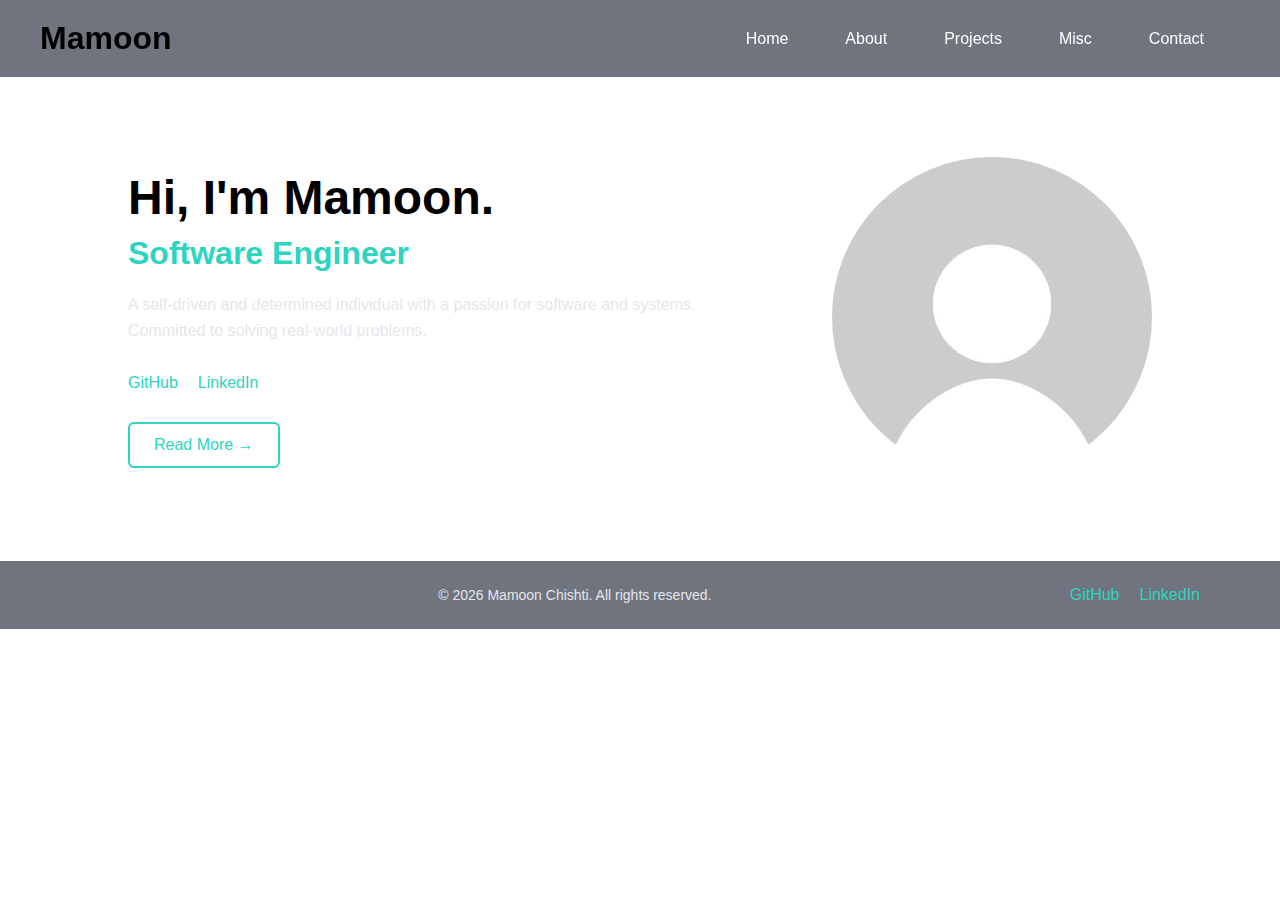
<file: index.html>
<!doctype html>
<html lang="en">
  <head>
    <meta charset="UTF-8" />
    <meta name="viewport" content="width=device-width, initial-scale=1.0" />
    <title>Mamoon Chishti</title>
    <link rel="stylesheet" type="text/css" href="./css/style.css" />
  </head>
  <body>
    <header class="navbar">
      <h1 class="logo">Mamoon</h1>

      <nav>
        <ul class="nav-links">
          <li><a href="index.html">Home</a></li>
          <li><a href="about.html">About</a></li>
          <li><a href="projects.html">Projects</a></li>
          <li><a href="misc.html">Misc</a></li>
          <li><a href="contact.html">Contact</a></li>
        </ul>
      </nav>
    </header>

    <section class="hero">
      <div class="hero-text">
        <h2>Hi, I'm Mamoon.</h2>
        <h3>Software Engineer</h3>

        <p>
          A self-driven and determined individual with a passion for software
          and systems. Committed to solving real-world problems.
        </p>

        <div class="socials">
          <a href="#">GitHub</a>
          <a href="#">LinkedIn</a>
        </div>

        <a href="about.html" class="btn">Read More →</a>
      </div>

      <div class="hero-image">
        <img
          src="./images/0921fc87aa989330b8d403014bf4f340.jpg"
          alt="Profile photo"
        />
      </div>
    </section>

    <footer class="footer">
      <div class="footer-content">
        <div class="footer-center">
          © 2026 Mamoon Chishti. All rights reserved.
        </div>
        <div class="footer-right">
          <a href="#">GitHub</a>
          <a href="#">LinkedIn</a>
        </div>
      </div>
    </footer>
  </body>
</html>
</file>
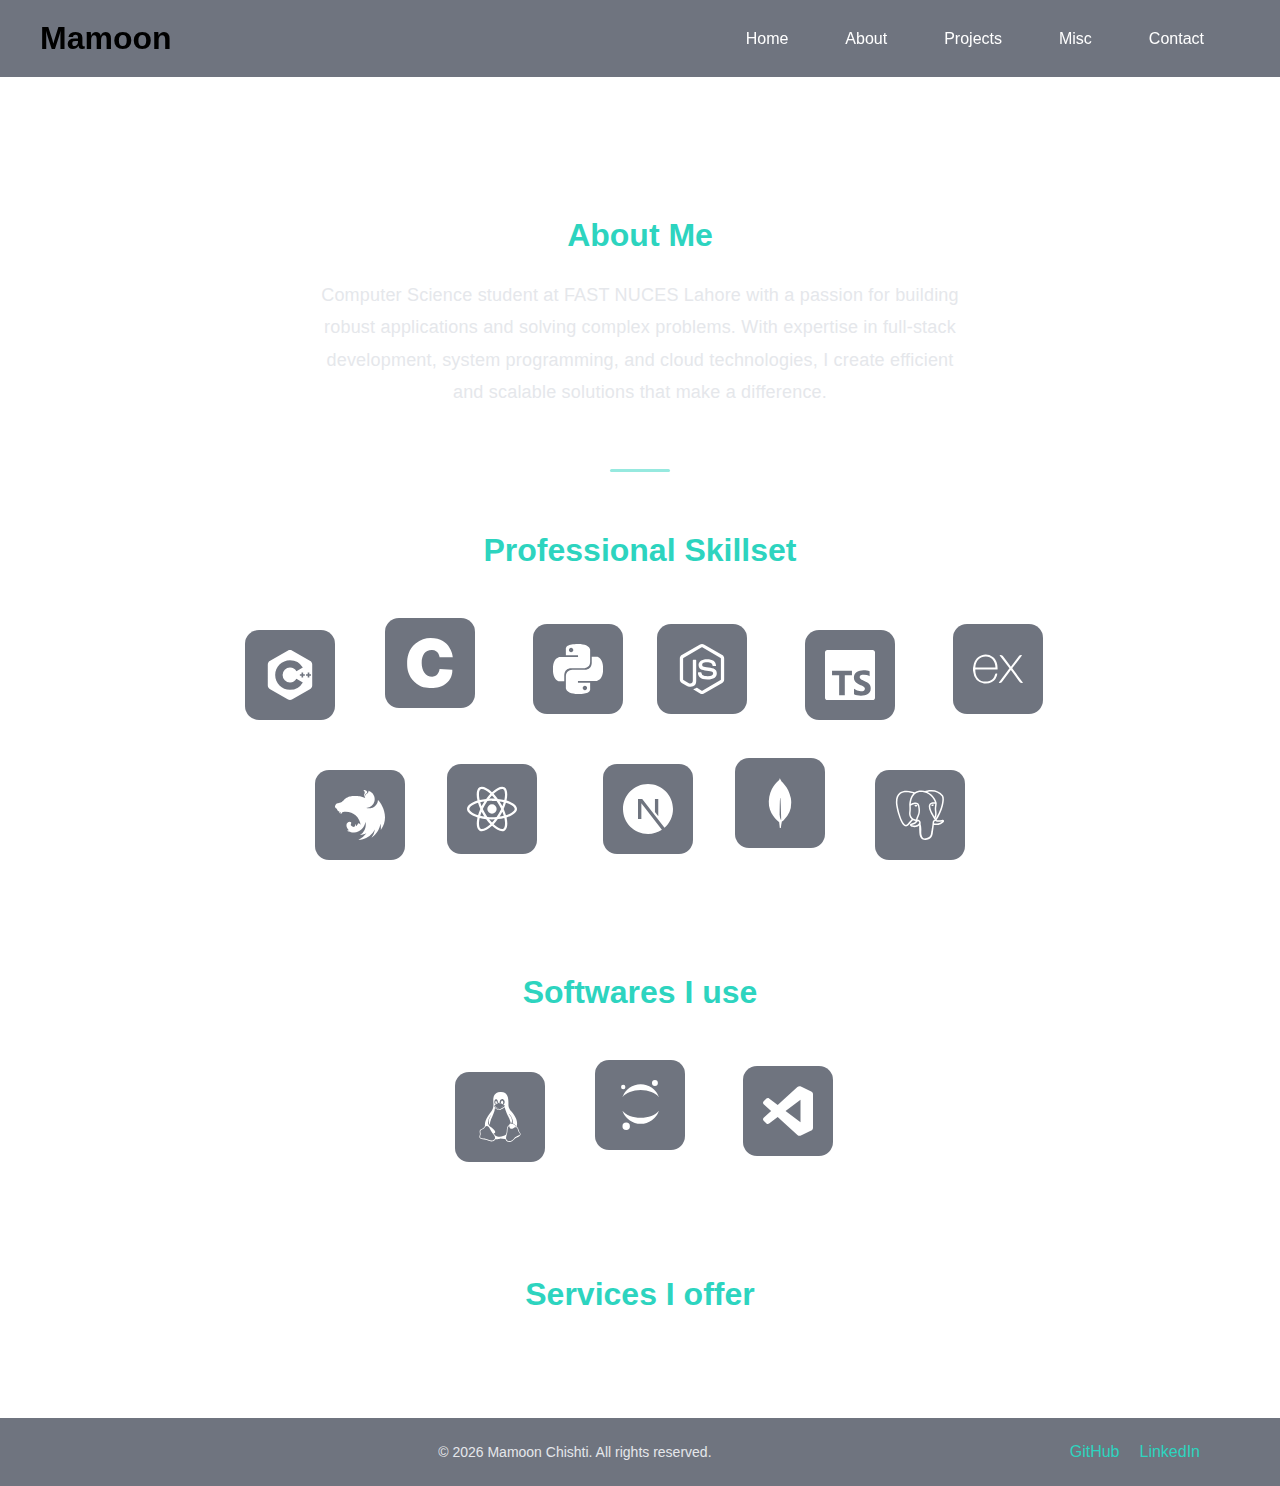
<file: about.html>
<!doctype html>
<html lang="en">
  <head>
    <meta charset="UTF-8" />
    <meta name="viewport" content="width=device-width, initial-scale=1.0" />
    <title>Mamoon Chishti</title>
    <link rel="stylesheet" type="text/css" href="./css/style.css" />
  </head>
  <body>
    <header class="navbar">
      <h1 class="logo">Mamoon</h1>

      <nav>
        <ul class="nav-links">
          <li><a href="index.html">Home</a></li>
          <li><a href="about.html">About</a></li>
          <li><a href="projects.html">Projects</a></li>
          <li><a href="misc.html">Misc</a></li>
          <li><a href="contact.html">Contact</a></li>
        </ul>
      </nav>
    </header>

    <section class="about">
      <div class="about-text">
        <h2>About Me</h2>

        <div class="about-info">
          <p>
            Computer Science student at FAST NUCES Lahore with a passion for
            building robust applications and solving complex problems. With
            expertise in full-stack development, system programming, and cloud
            technologies, I create efficient and scalable solutions that make a
            difference.
          </p>
        </div>

        <h2>Professional Skillset</h2>
        <div class="svgs">
          <div>
            <img src="./images/icons/cplusplus.svg" alt="C++" />
          </div>

          <div>
            <img src="./images/icons/c.svg" alt="C" />
          </div>

          <div>
            <img src="images/icons/python.svg" alt="python" />
          </div>

          <div>
            <img src="./images/icons/nodedotjs.svg" alt="node" />
          </div>

          <div>
            <img src="./images/icons/typescript.svg" alt="typescript" />
          </div>

          <div>
            <img src="./images/icons/express.svg" alt="Express" />
          </div>

          <div>
            <img src="./images/icons/nestjs.svg" alt="Nest" />
          </div>

          <div>
            <img src="./images/icons/react.svg" alt="React" />
          </div>

          <div>
            <img src="./images/icons/nextdotjs.svg" alt="Next" />
          </div>

          <div>
            <img src="./images/icons/mongodb.svg" alt="MongoDB" />
          </div>

          <div>
            <img src="./images/icons/postgresql.svg" alt="PostgreSQL" />
          </div>
        </div>

        <h2>Softwares I use</h2>
        <div class="svgs">
          <div>
            <img src="./images/icons/linux.svg" alt="linux" />
          </div>

          <div>
            <img src="./images/icons/jupyter.svg" alt="jupyter" />
          </div>

          <div>
            <img
              src="images/icons/visual-studio-code-svgrepo-com.svg"
              alt="vscode"
            />
          </div>
        </div>

        <h2>Services I offer</h2>
        <!-- Insert the github part -->
      </div>
    </section>

    <footer class="footer">
      <div class="footer-content">
        <div class="footer-center">
          © 2026 Mamoon Chishti. All rights reserved.
        </div>
        <div class="footer-right">
          <a href="#">GitHub</a>
          <a href="#">LinkedIn</a>
        </div>
      </div>
    </footer>
  </body>
</html>
</file>
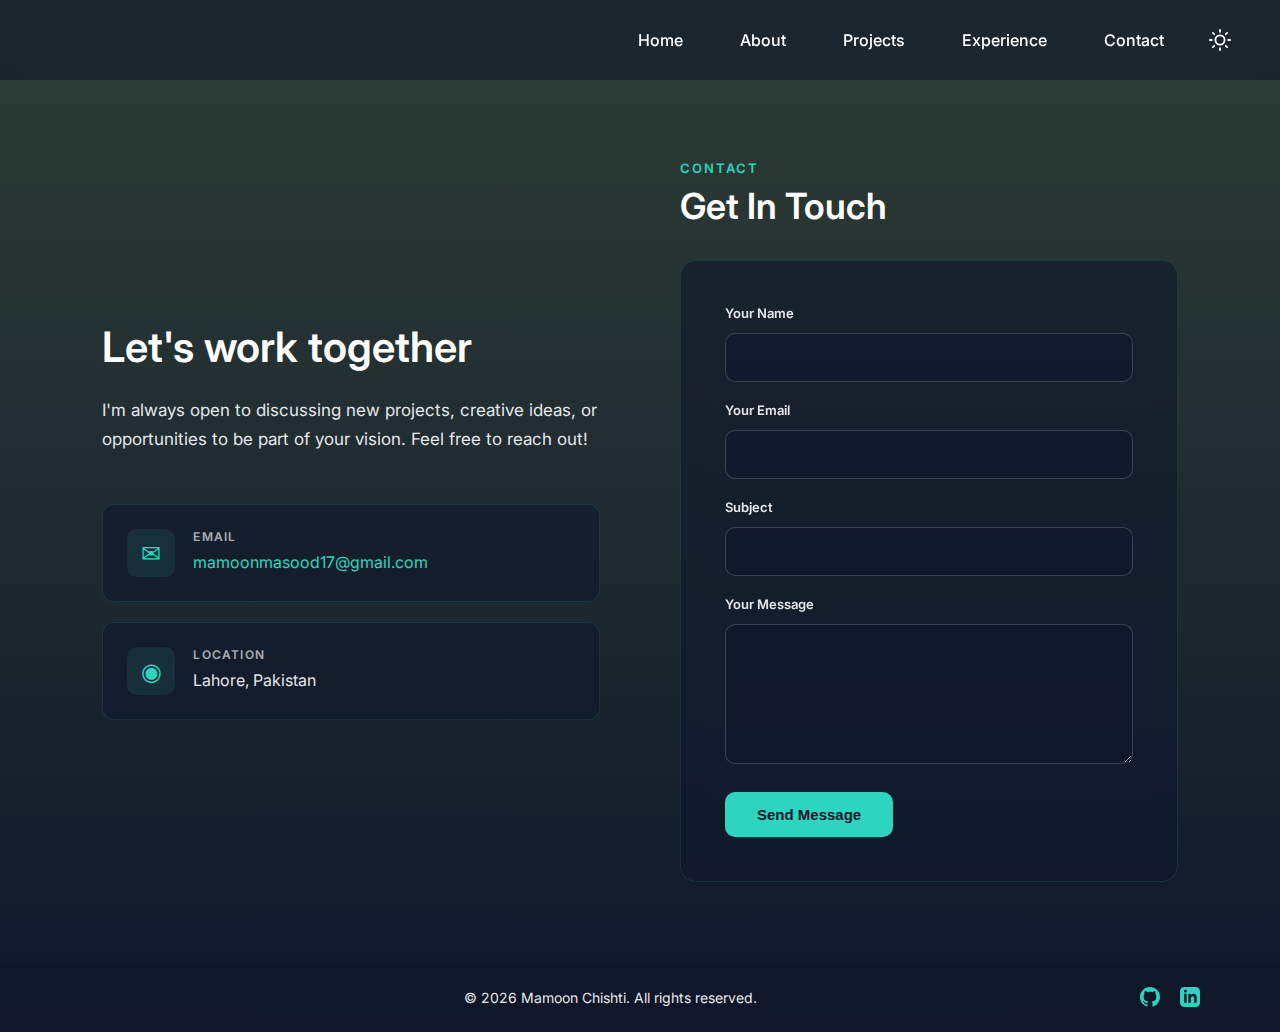
<file: contact.html>
<!doctype html>
<html lang="en">
  <head>
    <meta charset="UTF-8" />
    <meta name="viewport" content="width=device-width, initial-scale=1.0" />
    <title>Mamoon Chishti</title>
    <link rel="preconnect" href="https://fonts.googleapis.com" />
    <link rel="preconnect" href="https://fonts.gstatic.com" crossorigin />
    <link
      href="https://fonts.googleapis.com/css2?family=Inter:wght@400;500;600;700&display=swap"
      rel="stylesheet"
    />
    <link rel="stylesheet" type="text/css" href="./css/style.css" />
  </head>
  <body>
    <input type="checkbox" id="theme-toggle" />
    <div class="page-wrapper">
      <header class="navbar">
        <nav>
          <ul class="nav-links">
            <li><a href="index.html">Home</a></li>
            <li><a href="about.html">About</a></li>
            <li><a href="projects.html">Projects</a></li>
            <li><a href="experience.html">Experience</a></li>
            <li><a href="contact.html">Contact</a></li>
          </ul>
        </nav>
        <label
          for="theme-toggle"
          class="theme-toggle-btn"
          aria-label="Toggle theme"
        >
          <svg
            class="icon-sun"
            viewBox="0 0 24 24"
            width="22"
            height="22"
            fill="none"
            stroke="currentColor"
            stroke-width="2"
            stroke-linecap="round"
            stroke-linejoin="round"
          >
            <circle cx="12" cy="12" r="5" />
            <line x1="12" y1="1" x2="12" y2="3" />
            <line x1="12" y1="21" x2="12" y2="23" />
            <line x1="4.22" y1="4.22" x2="5.64" y2="5.64" />
            <line x1="18.36" y1="18.36" x2="19.78" y2="19.78" />
            <line x1="1" y1="12" x2="3" y2="12" />
            <line x1="21" y1="12" x2="23" y2="12" />
            <line x1="4.22" y1="19.78" x2="5.64" y2="18.36" />
            <line x1="18.36" y1="5.64" x2="19.78" y2="4.22" />
          </svg>
          <svg
            class="icon-moon"
            viewBox="0 0 24 24"
            width="22"
            height="22"
            fill="none"
            stroke="currentColor"
            stroke-width="2"
            stroke-linecap="round"
            stroke-linejoin="round"
          >
            <path d="M21 12.79A9 9 0 1 1 11.21 3 7 7 0 0 0 21 12.79z" />
          </svg>
        </label>
      </header>

      <main class="contact-container">
        <div class="contact-info">
          <h2>Let's work together</h2>
          <p class="contact-intro">
            I'm always open to discussing new projects, creative ideas, or
            opportunities to be part of your vision. Feel free to reach out!
          </p>

          <div class="contact-details">
            <div class="detail-card">
              <div class="detail-icon">✉</div>
              <div class="detail-content">
                <div class="detail-label">Email</div>
                <a href="mailto:mamoonmasood17@gmail.com" class="detail-link"
                  >mamoonmasood17@gmail.com</a
                >
              </div>
            </div>

            <div class="detail-card">
              <div class="detail-icon location-icon">◉</div>
              <div class="detail-content">
                <div class="detail-label">Location</div>
                <div class="detail-text">Lahore, Pakistan</div>
              </div>
            </div>
          </div>
        </div>

        <div class="contact-form-wrapper">
          <h3>Contact</h3>
          <h2>Get In Touch</h2>

          <form action="https://formspree.io/f/xdalnzqb" method="POST">
            <label for="name">Your Name</label>
            <input id="name" type="text" name="name" required />

            <label for="email">Your Email</label>
            <input id="email" type="email" name="email" required />

            <label for="subject">Subject</label>
            <input id="subject" type="text" name="subject" required />

            <label for="message">Your Message</label>
            <textarea id="message" name="message" required></textarea>

            <button type="submit">Send Message</button>
          </form>
        </div>
      </main>

      <footer class="footer">
        <div class="footer-content">
          <div class="footer-center">
            © 2026 Mamoon Chishti. All rights reserved.
          </div>
          <div class="footer-right">
            <a href="https://github.com/mamoon-17" aria-label="GitHub">
              <svg
                viewBox="0 0 24 24"
                width="20"
                height="20"
                fill="currentColor"
              >
                <path
                  d="M12 0c-6.626 0-12 5.373-12 12 0 5.302 3.438 9.8 8.207 11.387.599.111.793-.261.793-.577v-2.234c-3.338.726-4.033-1.416-4.033-1.416-.546-1.387-1.333-1.756-1.333-1.756-1.089-.745.083-.729.083-.729 1.205.084 1.839 1.237 1.839 1.237 1.07 1.834 2.807 1.304 3.492.997.107-.775.418-1.305.762-1.604-2.665-.305-5.467-1.334-5.467-5.931 0-1.311.469-2.381 1.236-3.221-.124-.303-.535-1.524.117-3.176 0 0 1.008-.322 3.301 1.23.957-.266 1.983-.399 3.003-.404 1.02.005 2.047.138 3.006.404 2.291-1.552 3.297-1.23 3.297-1.23.653 1.653.242 2.874.118 3.176.77.84 1.235 1.911 1.235 3.221 0 4.609-2.807 5.624-5.479 5.921.43.372.823 1.102.823 2.222v3.293c0 .319.192.694.801.576 4.765-1.589 8.199-6.086 8.199-11.386 0-6.627-5.373-12-12-12z"
                />
              </svg>
            </a>
            <a
              href="https://www.linkedin.com/in/mamoon-chishti-875b2127a/"
              aria-label="LinkedIn"
            >
              <svg
                viewBox="0 0 24 24"
                width="20"
                height="20"
                fill="currentColor"
              >
                <path
                  d="M19 0h-14c-2.761 0-5 2.239-5 5v14c0 2.761 2.239 5 5 5h14c2.762 0 5-2.239 5-5v-14c0-2.761-2.238-5-5-5zm-11 19h-3v-11h3v11zm-1.5-12.268c-.966 0-1.75-.79-1.75-1.764s.784-1.764 1.75-1.764 1.75.79 1.75 1.764-.783 1.764-1.75 1.764zm13.5 12.268h-3v-5.604c0-3.368-4-3.113-4 0v5.604h-3v-11h3v1.765c1.396-2.586 7-2.777 7 2.476v6.759z"
                />
              </svg>
            </a>
          </div>
        </div>
      </footer>
    </div>
  </body>
</html>
</file>
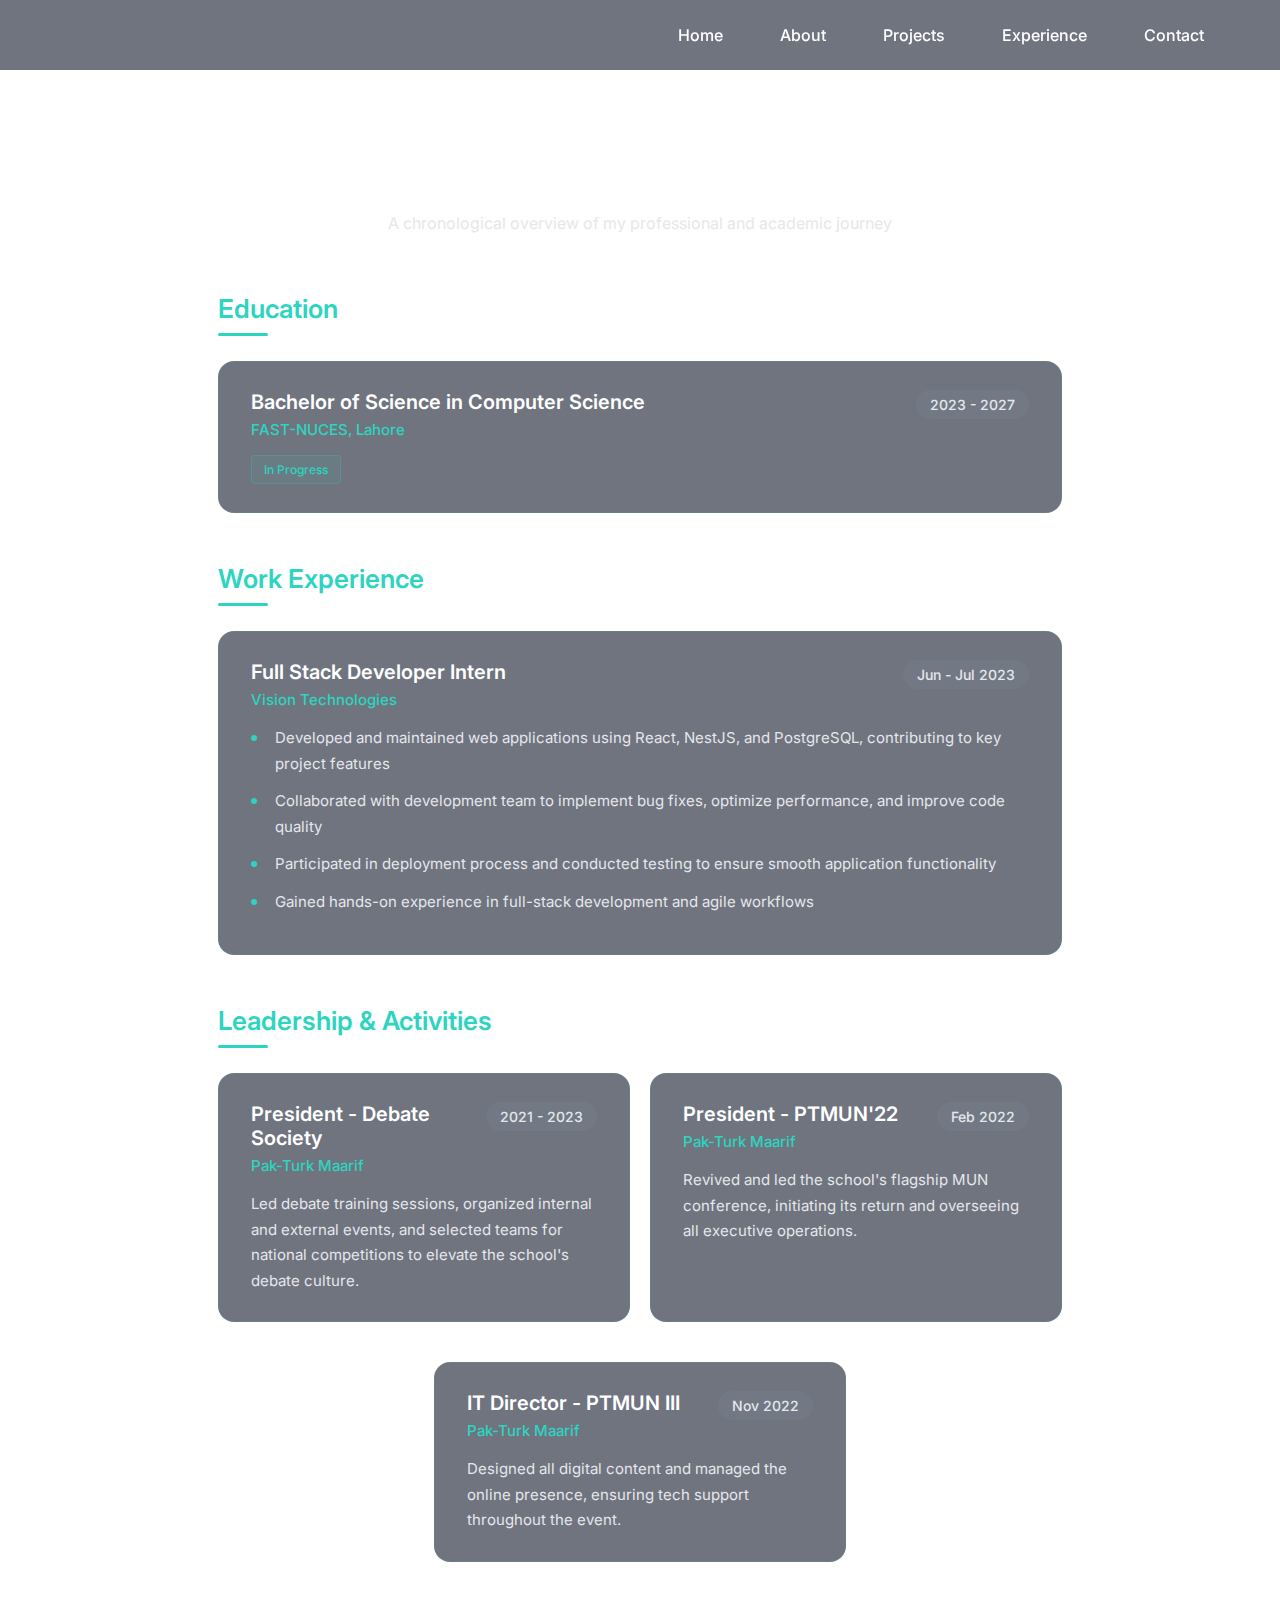
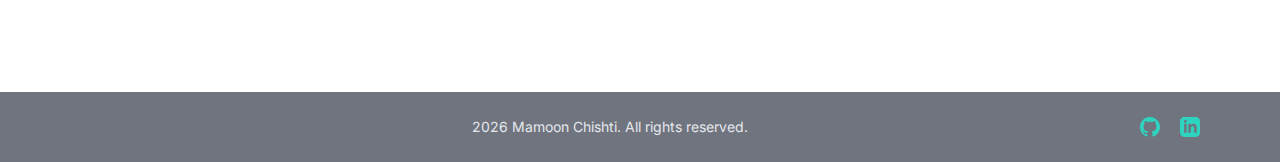
<file: experience.html>
<!doctype html>
<html lang="en">
  <head>
    <meta charset="UTF-8" />
    <meta name="viewport" content="width=device-width, initial-scale=1.0" />
    <title>Mamoon Chishti</title>
    <link rel="preconnect" href="https://fonts.googleapis.com" />
    <link rel="preconnect" href="https://fonts.gstatic.com" crossorigin />
    <link
      href="https://fonts.googleapis.com/css2?family=Inter:wght@400;500;600;700&display=swap"
      rel="stylesheet"
    />
    <link rel="stylesheet" type="text/css" href="./css/style.css" />
  </head>
  <body>
    <header class="navbar">
      <nav>
        <ul class="nav-links">
          <li><a href="index.html">Home</a></li>
          <li><a href="about.html">About</a></li>
          <li><a href="projects.html">Projects</a></li>
          <li><a href="experience.html">Experience</a></li>
          <li><a href="contact.html">Contact</a></li>
        </ul>
      </nav>
    </header>

    <main class="experience-main">
      <h1 class="exp-title">Experience & Education</h1>
      <p class="exp-subtitle">
        A chronological overview of my professional and academic journey
      </p>

      <!-- Education Section -->
      <section class="exp-section">
        <h2 class="section-heading">Education</h2>
        <div class="exp-card">
          <div class="card-header">
            <div>
              <h3 class="card-title">
                Bachelor of Science in Computer Science
              </h3>
              <p class="card-org">FAST-NUCES, Lahore</p>
            </div>
            <span class="card-period">2023 - 2027</span>
          </div>
          <span class="status-tag">In Progress</span>
        </div>
      </section>

      <!-- Work Experience Section -->
      <section class="exp-section">
        <h2 class="section-heading">Work Experience</h2>
        <div class="exp-card">
          <div class="card-header">
            <div>
              <h3 class="card-title">Full Stack Developer Intern</h3>
              <p class="card-org">Vision Technologies</p>
            </div>
            <span class="card-period">Jun - Jul 2023</span>
          </div>
          <ul class="card-details">
            <li>
              Developed and maintained web applications using React, NestJS, and
              PostgreSQL, contributing to key project features
            </li>
            <li>
              Collaborated with development team to implement bug fixes,
              optimize performance, and improve code quality
            </li>
            <li>
              Participated in deployment process and conducted testing to ensure
              smooth application functionality
            </li>
            <li>
              Gained hands-on experience in full-stack development and agile
              workflows
            </li>
          </ul>
        </div>
      </section>

      <!-- Leadership Section -->
      <section class="exp-section">
        <h2 class="section-heading">Leadership & Activities</h2>
        <div class="leadership-grid">
          <div class="exp-card">
            <div class="card-header">
              <div>
                <h3 class="card-title">President - Debate Society</h3>
                <p class="card-org">Pak-Turk Maarif</p>
              </div>
              <span class="card-period">2021 - 2023</span>
            </div>
            <p class="card-desc">
              Led debate training sessions, organized internal and external
              events, and selected teams for national competitions to elevate
              the school's debate culture.
            </p>
          </div>

          <div class="exp-card">
            <div class="card-header">
              <div>
                <h3 class="card-title">President - PTMUN'22</h3>
                <p class="card-org">Pak-Turk Maarif</p>
              </div>
              <span class="card-period">Feb 2022</span>
            </div>
            <p class="card-desc">
              Revived and led the school's flagship MUN conference, initiating
              its return and overseeing all executive operations.
            </p>
          </div>

          <div class="exp-card card-center">
            <div class="card-header">
              <div>
                <h3 class="card-title">IT Director - PTMUN III</h3>
                <p class="card-org">Pak-Turk Maarif</p>
              </div>
              <span class="card-period">Nov 2022</span>
            </div>
            <p class="card-desc">
              Designed all digital content and managed the online presence,
              ensuring tech support throughout the event.
            </p>
          </div>
        </div>
      </section>
    </main>

    <footer class="footer">
      <div class="footer-content">
        <div class="footer-center">
          2026 Mamoon Chishti. All rights reserved.
        </div>
        <div class="footer-right">
          <a href="#" aria-label="GitHub">
            <svg viewBox="0 0 24 24" width="20" height="20" fill="currentColor">
              <path
                d="M12 0c-6.626 0-12 5.373-12 12 0 5.302 3.438 9.8 8.207 11.387.599.111.793-.261.793-.577v-2.234c-3.338.726-4.033-1.416-4.033-1.416-.546-1.387-1.333-1.756-1.333-1.756-1.089-.745.083-.729.083-.729 1.205.084 1.839 1.237 1.839 1.237 1.07 1.834 2.807 1.304 3.492.997.107-.775.418-1.305.762-1.604-2.665-.305-5.467-1.334-5.467-5.931 0-1.311.469-2.381 1.236-3.221-.124-.303-.535-1.524.117-3.176 0 0 1.008-.322 3.301 1.23.957-.266 1.983-.399 3.003-.404 1.02.005 2.047.138 3.006.404 2.291-1.552 3.297-1.23 3.297-1.23.653 1.653.242 2.874.118 3.176.77.84 1.235 1.911 1.235 3.221 0 4.609-2.807 5.624-5.479 5.921.43.372.823 1.102.823 2.222v3.293c0 .319.192.694.801.576 4.765-1.589 8.199-6.086 8.199-11.386 0-6.627-5.373-12-12-12z"
              />
            </svg>
          </a>
          <a href="#" aria-label="LinkedIn">
            <svg viewBox="0 0 24 24" width="20" height="20" fill="currentColor">
              <path
                d="M19 0h-14c-2.761 0-5 2.239-5 5v14c0 2.761 2.239 5 5 5h14c2.762 0 5-2.239 5-5v-14c0-2.761-2.238-5-5-5zm-11 19h-3v-11h3v11zm-1.5-12.268c-.966 0-1.75-.79-1.75-1.764s.784-1.764 1.75-1.764 1.75.79 1.75 1.764-.783 1.764-1.75 1.764zm13.5 12.268h-3v-5.604c0-3.368-4-3.113-4 0v5.604h-3v-11h3v1.765c1.396-2.586 7-2.777 7 2.476v6.759z"
              />
            </svg>
          </a>
        </div>
      </div>
    </footer>
  </body>
</html>
</file>
<file: css/style.css>
:root {
  --bg-primary: #0f172a;
  --bg-secondary: #2f3e36;
  --bg-card: rgba(15, 23, 42, 0.6);
  --text-primary: #ffffff;
  --text-secondary: #e5e7eb;
  --accent: #2dd4bf;
  --accent-hover: #25bca7;
  --navbar-bg: rgba(15, 23, 42, 0.6);
  --icon-invert: invert(1);
  --shadow-color: rgba(0, 0, 0, 0.3);
}

#theme-toggle:checked ~ .page-wrapper {
  --bg-primary: #f1f5f9;
  --bg-secondary: #e2e8f0;
  --bg-card: rgba(255, 255, 255, 0.85);
  --text-primary: #0f172a;
  --text-secondary: #475569;
  --accent: #0d9488;
  --accent-hover: #0f766e;
  --navbar-bg: rgba(255, 255, 255, 0.85);
  --icon-invert: invert(0);
  --shadow-color: rgba(0, 0, 0, 0.1);
}

* {
  margin: 0;
  padding: 0;
  box-sizing: border-box;
}

#theme-toggle {
  display: none;
}

/* Page Wrapper — takes over body's bg role */
.page-wrapper {
  background: linear-gradient(
    to bottom,
    var(--bg-secondary),
    var(--bg-primary)
  );
  color: var(--text-primary);
  min-height: 100vh;
  display: flex;
  flex-direction: column;
  transition:
    background 0.4s ease,
    color 0.4s ease;
}

/* Theme Toggle Button */
.theme-toggle-btn {
  cursor: pointer;
  display: flex;
  align-items: center;
  justify-content: center;
  width: 40px;
  height: 40px;
  border-radius: 50%;
  background: transparent;
  color: var(--text-primary);
  transition: all 0.3s ease;
}

.theme-toggle-btn:hover {
  background: rgba(45, 212, 191, 0.15);
  color: var(--accent);
}

/* Sun visible by default (dark mode), moon hidden */
.theme-toggle-btn .icon-sun {
  display: block;
}

.theme-toggle-btn .icon-moon {
  display: none;
}

/* When checked (light mode): hide sun, show moon */
#theme-toggle:checked ~ .page-wrapper .icon-sun {
  display: none;
}

#theme-toggle:checked ~ .page-wrapper .icon-moon {
  display: block;
}

.navbar {
  display: flex;
  justify-content: space-between;
  align-items: center;
  min-height: 70px;
  padding: 20px 40px;
  background: var(--navbar-bg);
  backdrop-filter: blur(8px);
  transition: background 0.4s ease;
}

.navbar nav {
  margin-left: auto;
  margin-right: 20px;
}

.nav-links {
  list-style: none;
  display: flex;
  gap: 25px;
}

.nav-links a {
  text-decoration: none;
  padding: 8px 16px;
  border-radius: 6px;
  color: var(--text-primary);
  font-weight: 500;
  transition: all 0.3s ease;
}

.nav-links a:hover {
  background-color: rgba(45, 212, 191, 0.15);
}

.nav-links a.active:hover {
  background-color: rgba(45, 212, 191, 0.15);
  color: var(--text-primary);
}

body {
  font-family:
    "Inter",
    -apple-system,
    BlinkMacSystemFont,
    "Segoe UI",
    sans-serif;
  margin: 0;
  padding: 0;
}

.hero {
  display: flex;
  align-items: center;
  justify-content: space-between;

  padding: 80px 10%;
  gap: 60px;
  flex: 1;
}

.hero-text {
  max-width: 600px;
}

.hero-text h2 {
  font-size: 48px;
  margin-bottom: 10px;
}

.hero-text h3 {
  font-size: 32px;
  color: var(--accent);
  margin-bottom: 20px;
}

.hero-text p {
  line-height: 1.6;
  margin-bottom: 30px;
  color: var(--text-secondary);
}

@keyframes float {
  0%,
  100% {
    transform: translateY(0px);
  }
  50% {
    transform: translateY(-20px);
  }
}

@keyframes glow {
  0%,
  100% {
    box-shadow:
      0 0 20px rgba(45, 212, 191, 0.3),
      0 0 40px rgba(45, 212, 191, 0.2);
  }
  50% {
    box-shadow:
      0 0 30px rgba(45, 212, 191, 0.5),
      0 0 60px rgba(45, 212, 191, 0.3);
  }
}

.hero-image img {
  width: 320px;
  height: 320px;
  object-fit: cover;
  border-radius: 50%;
  animation:
    float 3s ease-in-out infinite,
    glow 3s ease-in-out infinite;
  transition: transform 0.3s ease;
}

.hero-image img:hover {
  animation-play-state: paused;
  transform: scale(1.05);
}

.hero-buttons {
  display: flex;
  gap: 15px;
  flex-wrap: wrap;
}

.btn {
  display: inline-flex;
  align-items: center;
  gap: 8px;
  padding: 12px 24px;
  border: 2px solid var(--accent);
  color: var(--accent);
  text-decoration: none;
  border-radius: 6px;
  font-weight: 500;
  transition: all 0.3s ease;
}

.btn:hover {
  background-color: var(--accent);
  color: var(--bg-primary);
  transform: translateY(-2px);
  box-shadow: 0 4px 12px rgba(45, 212, 191, 0.3);
}

.btn-primary {
  background-color: var(--accent);
  color: var(--bg-primary);
  border-color: var(--accent);
}

.btn-primary:hover {
  background-color: transparent;
  color: var(--accent);
}

.socials {
  display: flex;
  gap: 20px;
  margin-bottom: 30px;
}

.socials a {
  color: var(--accent);
  text-decoration: none;
  display: flex;
  align-items: center;
  justify-content: center;
  transition: all 0.3s ease;
}

.socials a:hover {
  color: var(--accent-hover);
  transform: translateY(-2px);
}

.socials a svg {
  width: 24px;
  height: 24px;
}

.footer {
  text-align: center;
  padding: 15px 20px;
  background: var(--navbar-bg);
  color: var(--text-secondary);
  transition: background 0.3s ease;
}

.footer p {
  font-size: 14px;
  opacity: 0.8;
}

main {
  flex: 1;
}

.footer-content {
  display: flex;
  justify-content: space-between;
  align-items: center;
  padding: 10px 40px;
  max-width: 1200px;
  margin: 0 auto;
}

.footer-center {
  text-align: center;
  flex: 1;
  color: var(--text-secondary);
  font-size: 14px;
}

.footer-right {
  display: flex;
  gap: 20px;
}

.footer-right a {
  color: var(--accent);
  text-decoration: none;
  font-weight: 500;
  transition: all 0.3s ease;
  display: flex;
  align-items: center;
  justify-content: center;
}

.footer-right a:hover {
  color: var(--accent-hover);
  transform: translateY(-2px);
}

.footer-right a svg {
  width: 20px;
  height: 20px;
}

/*-----------------------------*/

.about {
  padding: 80px 10%;
  max-width: 1200px;
  margin: 0 auto;

  display: flex;
  justify-content: center;
}

.about-text {
  max-width: 900px;
  width: 100%;
  display: flex;
  flex-direction: column;
  align-items: center;
}

.about h2 {
  font-size: 32px;
  color: var(--accent);
  text-align: center;
  margin-top: 60px;
  margin-bottom: 25px;
}

.about-info {
  max-width: 700px;
  text-align: center;
  position: relative;
}

.about-info::after {
  content: "";
  display: block;
  width: 60px;
  height: 3px;
  background: rgba(45, 212, 191, 0.5);
  margin: 50px auto 0;
  border-radius: 2px;
}

.about-info p {
  max-width: 650px;
  font-size: 18px;
  line-height: 1.8;
  color: var(--text-secondary);
  font-weight: 500;
  letter-spacing: 0.2px;
  margin-bottom: 60px;
}

.svgs {
  display: flex;
  flex-wrap: wrap;
  justify-content: center;
  gap: 50px;

  margin: 30px 0 60px;
}

.svgs div {
  width: 90px;
  height: 90px;
  background-color: var(--bg-card);
  border-radius: 14px;
  display: flex;
  align-items: center;
  justify-content: center;
  transition:
    transform 0.35s ease,
    box-shadow 0.35s ease;
}

.svgs img {
  width: 50px;
  height: 50px;
  filter: brightness(0) var(--icon-invert);
  transition: filter 0.4s ease;
}

.svgs div:nth-child(odd) {
  transform: translateY(6px);
}

.svgs div:nth-child(even) {
  transform: translateY(-6px);
}

.svgs div:nth-child(3n) {
  transform: translateX(8px);
}

.svgs div:nth-child(4n) {
  transform: translateX(-8px);
}

.svgs div:hover {
  transform: scale(1.18) translateY(-8px);
  box-shadow: 0 18px 35px rgba(45, 212, 191, 0.3);
}

.services {
  display: flex;
  justify-content: center;
  flex-wrap: wrap;
  gap: 30px;

  margin-top: 50px;
}

.service-card {
  background-color: var(--bg-card);
  border-radius: 12px;
  padding: 20px;
  flex: 1 1 250px;
  max-width: 300px;
  display: flex;
  flex-direction: column;
  align-items: center;
  text-align: center;
  transition: transform 0.3s;
}

.service-card:hover {
  transform: translateY(-5px);
}

.service-icon img {
  width: 50px;
  height: 50px;
  object-fit: contain;
  margin-bottom: 15px;
  filter: brightness(0) var(--icon-invert);
  opacity: 0.9;
  transition: filter 0.4s ease;
}

.service-card h3 {
  font-size: 20px;
  color: var(--accent);
  margin-bottom: 10px;
}

.service-card p {
  color: var(--text-secondary);
  font-size: 14px;
  line-height: 1.5;
}

@media (max-width: 768px) {
  .about {
    padding: 50px 5%;
  }

  .svgs div,
  .service-icon img {
    width: 40px;
    height: 40px;
  }

  .service-card {
    flex: 1 1 100%;
    max-width: 100%;
  }
}

/*-----------------------------*/

/* Projects Section */
.projects {
  padding: 80px 10%;
  color: var(--text-primary);
  display: flex;
  justify-content: center;
}

.project-grid {
  max-width: 1200px;
  width: 100%;
  display: grid;
  grid-template-columns: repeat(auto-fit, minmax(280px, 1fr));
  gap: 40px;
  text-align: center;
}

.project-grid h2 {
  grid-column: 1/-1; /* span full width */
  font-size: 32px;
  color: var(--accent);
  margin-bottom: 50px;
  text-align: center;
}

/* Project Card */
.project-card {
  background-color: var(--bg-card);
  border-radius: 12px;
  padding: 20px;
  display: flex;
  flex-direction: column;
  align-items: center;
  transition:
    transform 0.3s,
    box-shadow 0.3s;
}

.project-card:hover {
  transform: translateY(-5px);
  box-shadow: 0 15px 30px rgba(45, 212, 191, 0.3);
}

/* Project Image */
.project-image {
  width: 100%;
  max-height: 200px;
  overflow: hidden;
  border-radius: 10px;
  margin-bottom: 20px;
}

.project-image img {
  width: 100%;
  height: 100%;
  object-fit: cover;
  transition: transform 0.3s;
}

.project-card:hover .project-image img {
  transform: scale(1.05);
}

/* Project Titles */
.project-card h3 {
  font-size: 20px;
  color: var(--accent);
  margin-bottom: 10px;
}

/* Project Description */
.project-card p {
  font-size: 14px;
  line-height: 1.6;
  color: var(--text-secondary);
  margin-bottom: 15px;
}

/* Project Link */
.project-link {
  display: flex;
  gap: 12px;
  margin-top: auto;
  padding-top: 10px;
}

.project-link a {
  display: inline-flex;
  align-items: center;
  gap: 6px;
  padding: 10px 18px;
  border: 2px solid var(--accent);
  color: var(--accent);
  text-decoration: none;
  border-radius: 6px;
  font-size: 14px;
  font-weight: 500;
  transition: all 0.3s ease;
  flex: 1;
  justify-content: center;
}

.project-link a:hover {
  background-color: var(--accent);
  color: var(--bg-primary);
  transform: translateY(-2px);
  box-shadow: 0 4px 12px rgba(45, 212, 191, 0.4);
}

.project-link a.demo {
  background-color: var(--accent);
  color: var(--bg-primary);
  border-color: var(--accent);
}

.project-link a.demo:hover {
  background-color: transparent;
  color: var(--accent);
}

/* Responsive Adjustments */
@media (max-width: 768px) {
  .projects {
    padding: 50px 5%;
  }

  .project-image {
    max-height: 180px;
  }
}

/*-----------------------------*/

/*-----------------------------
Experience Page - Premium Design
-----------------------------*/

.experience-main {
  padding: 80px 10%;
  max-width: 1100px;
  margin: 0 auto;
}

.exp-title {
  font-size: 42px;
  font-weight: 700;
  color: var(--text-primary);
  margin-bottom: 12px;
  text-align: center;
}

.exp-subtitle {
  text-align: center;
  color: var(--text-secondary);
  font-size: 16px;
  margin-bottom: 60px;
  font-weight: 400;
}

/* Section Styling */
.exp-section {
  margin-bottom: 50px;
}

.section-heading {
  font-size: 26px;
  font-weight: 600;
  color: var(--accent);
  margin-bottom: 25px;
  position: relative;
  padding-bottom: 12px;
}

.section-heading::after {
  content: "";
  position: absolute;
  bottom: 0;
  left: 0;
  width: 50px;
  height: 3px;
  background: var(--accent);
  border-radius: 2px;
}

/* Card Styling */
.exp-card {
  background: var(--bg-card);
  border-radius: 16px;
  padding: 28px 32px;
  margin-bottom: 20px;
  border: 1px solid rgba(45, 212, 191, 0.1);
  transition: all 0.3s cubic-bezier(0.4, 0, 0.2, 1);
}

.exp-card:hover {
  border-color: rgba(45, 212, 191, 0.3);
  background: var(--bg-card);
  transform: translateY(-2px);
  box-shadow: 0 12px 40px rgba(0, 0, 0, 0.3);
  opacity: 0.95;
}

.card-header {
  display: flex;
  justify-content: space-between;
  align-items: flex-start;
  gap: 20px;
  margin-bottom: 16px;
}

.card-title {
  font-size: 20px;
  font-weight: 600;
  color: var(--text-primary);
  margin-bottom: 6px;
}

.card-org {
  font-size: 15px;
  color: var(--accent);
  font-weight: 500;
  margin: 0;
}

.card-period {
  font-size: 14px;
  color: var(--text-secondary);
  font-weight: 500;
  white-space: nowrap;
  padding: 6px 14px;
  background: rgba(148, 163, 184, 0.1);
  border-radius: 20px;
}

.status-tag {
  display: inline-block;
  padding: 6px 12px;
  background: rgba(45, 212, 191, 0.08);
  color: var(--accent);
  border-radius: 4px;
  font-size: 12px;
  font-weight: 500;
  border: 1px solid rgba(45, 212, 191, 0.25);
}

.card-details {
  list-style: none;
  padding: 0;
  margin: 0;
}

.card-details li {
  position: relative;
  padding-left: 24px;
  margin-bottom: 12px;
  color: var(--text-secondary);
  font-size: 15px;
  line-height: 1.7;
}

.card-details li::before {
  content: "";
  position: absolute;
  left: 0;
  top: 10px;
  width: 6px;
  height: 6px;
  background: var(--accent);
  border-radius: 50%;
}

.card-desc {
  color: var(--text-secondary);
  font-size: 15px;
  line-height: 1.7;
  margin: 0;
}

/* Leadership Grid */
.leadership-grid {
  display: grid;
  grid-template-columns: repeat(auto-fit, minmax(320px, 1fr));
  gap: 20px;
}

.card-center {
  grid-column: 1 / -1;
  max-width: calc(50% - 10px);
  margin: 0 auto;
}

/* Responsive */
@media (max-width: 768px) {
  .experience-main {
    padding: 50px 5%;
  }

  .exp-title {
    font-size: 32px;
  }

  .exp-subtitle {
    font-size: 14px;
    margin-bottom: 40px;
  }

  .section-heading {
    font-size: 22px;
  }

  .exp-card {
    padding: 22px 24px;
  }

  .card-header {
    flex-direction: column;
    gap: 12px;
  }

  .card-period {
    align-self: flex-start;
  }

  .leadership-grid {
    grid-template-columns: 1fr;
  }
}

/*-----------------------------*/

/* -----------------------------
Contact Form Page
----------------------------- */

/* Contact Page Layout */
.contact-container {
  flex: 1;
  display: grid;
  grid-template-columns: 1fr 1fr;
  gap: 80px;
  padding: 80px 8%;
  max-width: 1400px;
  margin: 0 auto;
}

/* Contact Info Sidebar */
.contact-info {
  display: flex;
  flex-direction: column;
  justify-content: center;
}

.contact-info h2 {
  font-size: 42px;
  color: var(--text-primary);
  margin-bottom: 24px;
  line-height: 1.2;
  font-weight: 600;
}

.contact-intro {
  color: var(--text-secondary);
  font-size: 17px;
  line-height: 1.7;
  margin-bottom: 50px;
}

.contact-details {
  display: flex;
  flex-direction: column;
  gap: 20px;
}

.detail-card {
  display: flex;
  align-items: flex-start;
  gap: 18px;
  padding: 24px;
  background: var(--bg-card);
  border: 1px solid rgba(45, 212, 191, 0.15);
  border-radius: 12px;
  transition: all 0.3s ease;
}

.detail-card:hover {
  background: var(--bg-card);
  border-color: rgba(45, 212, 191, 0.3);
  transform: translateX(4px);
  opacity: 0.95;
}

.detail-icon {
  font-size: 24px;
  width: 48px;
  height: 48px;
  display: flex;
  align-items: center;
  justify-content: center;
  background: rgba(45, 212, 191, 0.1);
  border-radius: 10px;
  flex-shrink: 0;
  color: var(--accent);
  font-style: normal;
}

.detail-content {
  flex: 1;
  display: flex;
  flex-direction: column;
  gap: 6px;
}

.detail-label {
  font-size: 12px;
  text-transform: uppercase;
  letter-spacing: 1.2px;
  color: var(--text-secondary);
  font-weight: 600;
  opacity: 0.7;
}

.detail-link,
.detail-text {
  font-size: 16px;
  color: var(--text-secondary);
  line-height: 1.5;
}

.detail-link {
  color: var(--accent);
  text-decoration: none;
  transition: opacity 0.3s;
  word-break: break-all;
}

.detail-link:hover {
  opacity: 0.8;
}

/* Contact Form */
.contact-form-wrapper {
  display: flex;
  flex-direction: column;
  justify-content: center;
}

.contact-form-wrapper h3 {
  font-size: 13px;
  letter-spacing: 2px;
  text-transform: uppercase;
  color: var(--accent);
  margin-bottom: 8px;
  font-weight: 600;
}

.contact-form-wrapper h2 {
  font-size: 36px;
  color: var(--text-primary);
  margin-bottom: 32px;
  font-weight: 600;
}

.contact-form-wrapper form {
  background: var(--bg-card);
  backdrop-filter: blur(10px);
  border: 1px solid rgba(45, 212, 191, 0.15);
  border-radius: 16px;
  padding: 44px;
  display: flex;
  flex-direction: column;
  gap: 20px;
}

/* Labels */
.contact-form-wrapper label {
  font-size: 13px;
  color: var(--text-secondary);
  font-weight: 600;
  margin-bottom: -8px;
}

/* Inputs & Textarea */
.contact-form-wrapper input,
.contact-form-wrapper textarea {
  width: 100%;
  padding: 14px 16px;
  border-radius: 10px;
  border: 1px solid rgba(229, 231, 235, 0.2);
  background-color: var(--bg-card);
  color: var(--text-primary);
  font-size: 15px;
  font-family: inherit;
  outline: none;
  transition: all 0.3s ease;
}

.contact-form-wrapper textarea {
  resize: vertical;
  min-height: 140px;
}

/* Focus state */
.contact-form-wrapper input:focus,
.contact-form-wrapper textarea:focus {
  border-color: var(--accent);
  background-color: var(--bg-card);
  box-shadow: 0 0 0 3px rgba(45, 212, 191, 0.15);
}

/* Submit Button */
.contact-form-wrapper button {
  margin-top: 8px;
  padding: 14px 32px;
  border-radius: 10px;
  border: none;
  background: var(--accent);
  color: var(--bg-primary);
  font-size: 15px;
  font-weight: 600;
  cursor: pointer;
  transition: all 0.3s ease;
  align-self: flex-start;
}

.contact-form-wrapper button:hover {
  background: var(--accent-hover);
  transform: translateY(-2px);
  box-shadow: 0 6px 20px rgba(45, 212, 191, 0.3);
}

/* Responsive */
@media (max-width: 768px) {
  .contact-container {
    grid-template-columns: 1fr;
    gap: 50px;
    padding: 60px 6%;
  }

  .contact-info h2 {
    font-size: 32px;
  }

  .contact-form-wrapper h2 {
    font-size: 28px;
  }

  .contact-form-wrapper form {
    padding: 32px 24px;
  }
}

/* ================================================
   MOBILE RESPONSIVE - Hamburger Menu & Full Layout
   ================================================ */

#nav-toggle {
  display: none;
}

.hamburger {
  display: none;
  flex-direction: column;
  justify-content: center;
  gap: 5px;
  cursor: pointer;
  padding: 8px;
  z-index: 100;
  order: -1;
}

.hamburger span {
  display: block;
  width: 24px;
  height: 2.5px;
  background: var(--text-primary);
  border-radius: 2px;
  transition: all 0.3s ease;
}

/* Hamburger X animation when open */
#nav-toggle:checked ~ .page-wrapper .hamburger span:nth-child(1) {
  transform: rotate(45deg) translate(5px, 6px);
}

#nav-toggle:checked ~ .page-wrapper .hamburger span:nth-child(2) {
  opacity: 0;
}

#nav-toggle:checked ~ .page-wrapper .hamburger span:nth-child(3) {
  transform: rotate(-45deg) translate(5px, -6px);
}

/* ===== TABLET & MOBILE (max-width: 768px) ===== */
@media (max-width: 768px) {
  /* --- Hamburger Menu --- */
  .hamburger {
    display: flex;
  }

  .navbar {
    padding: 15px 20px;
    min-height: 60px;
    position: relative;
    flex-wrap: wrap;
    z-index: 100;
  }

  .navbar nav {
    position: absolute;
    top: 100%;
    left: 0;
    right: 0;
    background: var(--navbar-bg);
    backdrop-filter: blur(12px);
    margin: 0;
    max-height: 0;
    overflow: hidden;
    transition:
      max-height 0.35s ease,
      padding 0.35s ease;
    z-index: 99;
    border-bottom: 1px solid rgba(45, 212, 191, 0.1);
  }

  #nav-toggle:checked ~ .page-wrapper .navbar nav {
    max-height: 350px;
    padding: 10px 0;
  }

  .nav-links {
    flex-direction: column;
    gap: 0;
    align-items: center;
  }

  .nav-links li {
    width: 100%;
    text-align: center;
  }

  .nav-links a {
    display: block;
    padding: 14px 20px;
    border-radius: 0;
    font-size: 16px;
  }

  .nav-links a:hover {
    background-color: rgba(45, 212, 191, 0.1);
  }

  /* --- Hero Section --- */
  .hero {
    flex-direction: column-reverse;
    padding: 40px 6%;
    gap: 30px;
    text-align: center;
  }

  .hero-text {
    max-width: 100%;
    display: flex;
    flex-direction: column;
    align-items: center;
  }

  .hero-text h2 {
    font-size: 32px;
  }

  .hero-text h3 {
    font-size: 24px;
  }

  .hero-text p {
    font-size: 15px;
  }

  .hero-image img {
    width: 220px;
    height: 220px;
  }

  .socials {
    justify-content: center;
  }

  .hero-buttons {
    justify-content: center;
    width: 100%;
  }

  /* --- Footer --- */
  .footer-content {
    flex-direction: column;
    gap: 12px;
    padding: 10px 20px;
  }

  .footer-right {
    justify-content: center;
  }

  /* --- About --- */
  .about {
    padding: 40px 5%;
  }

  .about h2 {
    font-size: 26px;
    margin-top: 40px;
  }

  .about-info p {
    font-size: 16px;
    margin-bottom: 30px;
  }

  .svgs {
    gap: 20px;
    margin: 20px 0 40px;
  }

  .svgs div {
    width: 70px;
    height: 70px;
  }

  .svgs img {
    width: 38px;
    height: 38px;
  }

  .services {
    gap: 20px;
    margin-top: 30px;
  }

  .service-card {
    flex: 1 1 100%;
    max-width: 100%;
  }

  /* --- Projects --- */
  .projects {
    padding: 40px 5%;
  }

  .project-grid {
    grid-template-columns: 1fr;
    gap: 25px;
  }

  .project-grid h2 {
    font-size: 26px;
    margin-bottom: 25px;
  }

  .project-image {
    max-height: 200px;
  }

  /* --- Experience --- */
  .experience-main {
    padding: 40px 5%;
  }

  .exp-title {
    font-size: 28px;
  }

  .exp-subtitle {
    font-size: 14px;
    margin-bottom: 35px;
  }

  .section-heading {
    font-size: 22px;
  }

  .exp-card {
    padding: 20px;
  }

  .card-header {
    flex-direction: column;
    gap: 10px;
  }

  .card-period {
    align-self: flex-start;
  }

  .leadership-grid {
    grid-template-columns: 1fr;
  }

  .card-center {
    max-width: 100%;
  }

  /* --- Contact --- */
  .contact-container {
    grid-template-columns: 1fr;
    gap: 40px;
    padding: 40px 5%;
  }

  .contact-info h2 {
    font-size: 28px;
  }

  .contact-intro {
    font-size: 15px;
    margin-bottom: 30px;
  }

  .contact-form-wrapper h2 {
    font-size: 26px;
  }

  .contact-form-wrapper form {
    padding: 28px 20px;
  }
}

/* ===== SMALL PHONES (max-width: 480px) ===== */
@media (max-width: 480px) {
  .navbar {
    padding: 12px 16px;
  }

  /* Hero */
  .hero {
    padding: 30px 5%;
    gap: 24px;
  }

  .hero-text h2 {
    font-size: 26px;
  }

  .hero-text h3 {
    font-size: 20px;
  }

  .hero-text p {
    font-size: 14px;
  }

  .hero-image img {
    width: 180px;
    height: 180px;
  }

  .hero-buttons {
    flex-direction: column;
    align-items: stretch;
  }

  .btn {
    padding: 10px 18px;
    font-size: 14px;
    justify-content: center;
  }

  /* About */
  .about h2 {
    font-size: 22px;
    margin-top: 30px;
  }

  .about-info p {
    font-size: 14px;
  }

  .svgs {
    gap: 12px;
  }

  .svgs div {
    width: 58px;
    height: 58px;
    border-radius: 10px;
  }

  .svgs img {
    width: 30px;
    height: 30px;
  }

  .service-card {
    padding: 16px;
  }

  .service-card h3 {
    font-size: 17px;
  }

  .service-card p {
    font-size: 13px;
  }

  /* Projects */
  .project-grid h2 {
    font-size: 22px;
  }

  .project-card {
    padding: 16px;
  }

  .project-card h3 {
    font-size: 18px;
  }

  .project-link {
    flex-direction: column;
  }

  .project-link a {
    width: 100%;
  }

  /* Experience */
  .exp-title {
    font-size: 24px;
  }

  .section-heading {
    font-size: 20px;
  }

  .exp-card {
    padding: 16px 14px;
  }

  .card-title {
    font-size: 17px;
  }

  .card-org {
    font-size: 13px;
  }

  .card-details li {
    font-size: 14px;
  }

  .card-desc {
    font-size: 14px;
  }

  /* Contact */
  .contact-container {
    padding: 30px 4%;
    gap: 30px;
  }

  .contact-info h2 {
    font-size: 24px;
  }

  .contact-intro {
    font-size: 14px;
  }

  .contact-form-wrapper h2 {
    font-size: 22px;
  }

  .contact-form-wrapper form {
    padding: 20px 14px;
  }

  .contact-form-wrapper input,
  .contact-form-wrapper textarea {
    padding: 12px 14px;
    font-size: 14px;
  }

  .contact-form-wrapper button {
    width: 100%;
    text-align: center;
  }

  .detail-card {
    padding: 16px;
    gap: 14px;
  }

  .detail-icon {
    width: 40px;
    height: 40px;
    font-size: 20px;
  }

  .detail-link,
  .detail-text {
    font-size: 14px;
  }

  /* Footer */
  .footer-content {
    padding: 8px 16px;
  }

  .footer-center {
    font-size: 12px;
  }
}
</file>
